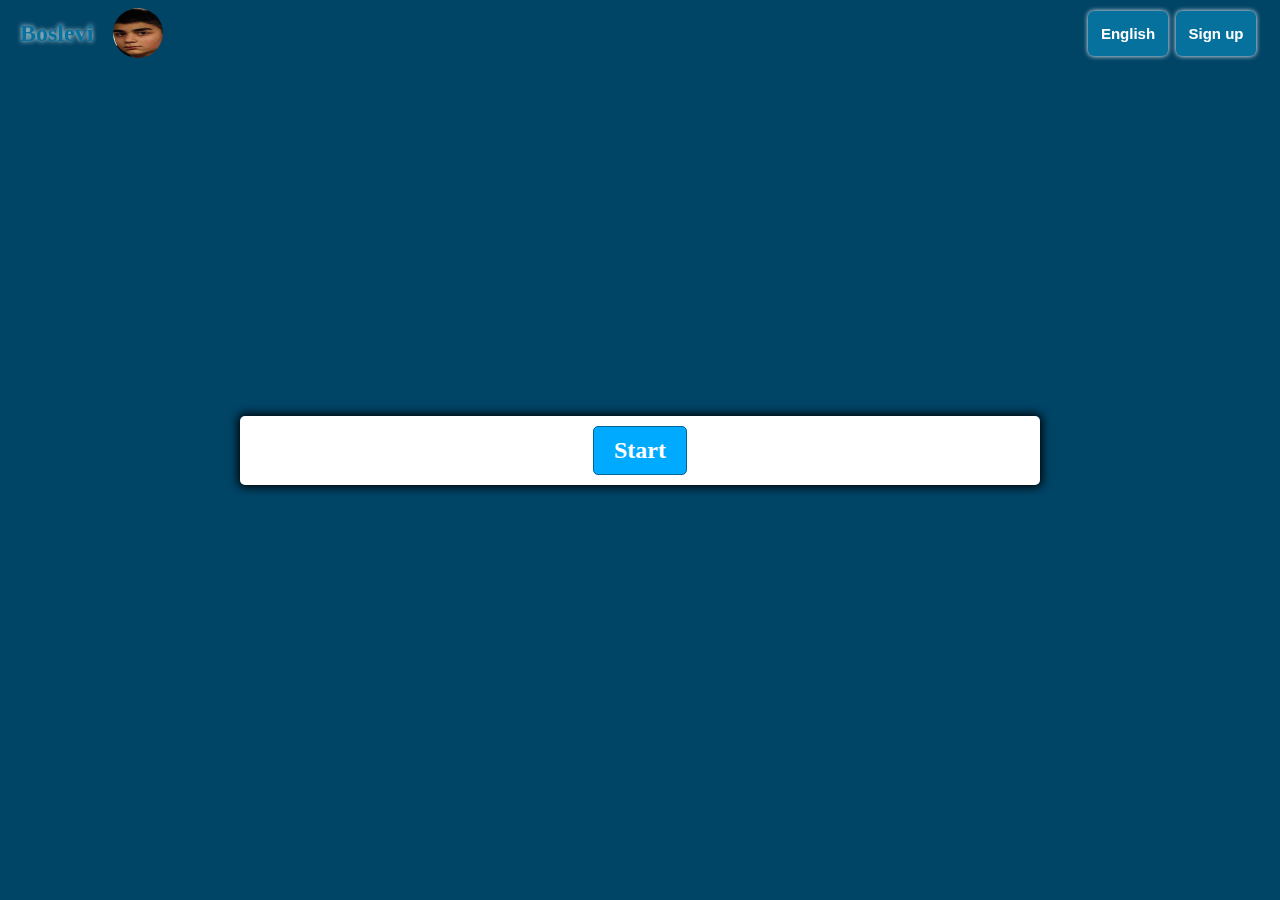
<file: index.html>
<!DOCTYPE html>
<html lang="en">
<head>
  <meta charset="UTF-8">
  <meta name="viewport" content="width=device-width, initial-scale=1.0">
  <meta http-equiv="X-UA-Compatible" content="ie=edge">
  <link href="style.css" rel="stylesheet">
  <link rel="stylesheet" href="generall.css">
  <script defer src="app.js"></script>
  <title>Quiz App</title>
</head>
<body>

    <header>
        <a href="boslevi.html">
        <div class="left-side">
            <h2>Boslevi</h2>
            <img src="images/conte.jpg" alt="Cotnesfoto">
        </div>
        </a>
        <div class="right-side">
            <button class="english">
                English
            </button>
            <button class="english">
                Sign up
            </button>
        </div>
    </header>

  <div class="container">
    <div id="question-container" class="hide">
      <div id="question">Question</div>
      <div id="answer-buttons" class="btn-grid">
        <button class="btn">Answer 1</button>
        <button class="btn">Answer 2</button>
        <button class="btn">Answer 3</button>
        <button class="btn">Answer 4</button>
      </div>
    </div>
    <div class="controls">
      <button id="start-btn" class="start-btn btn">Start</button>
      <button id="next-btn" class="next-btn btn hide">Next</button>
    </div>
  </div>
</body>
</html>
</file>
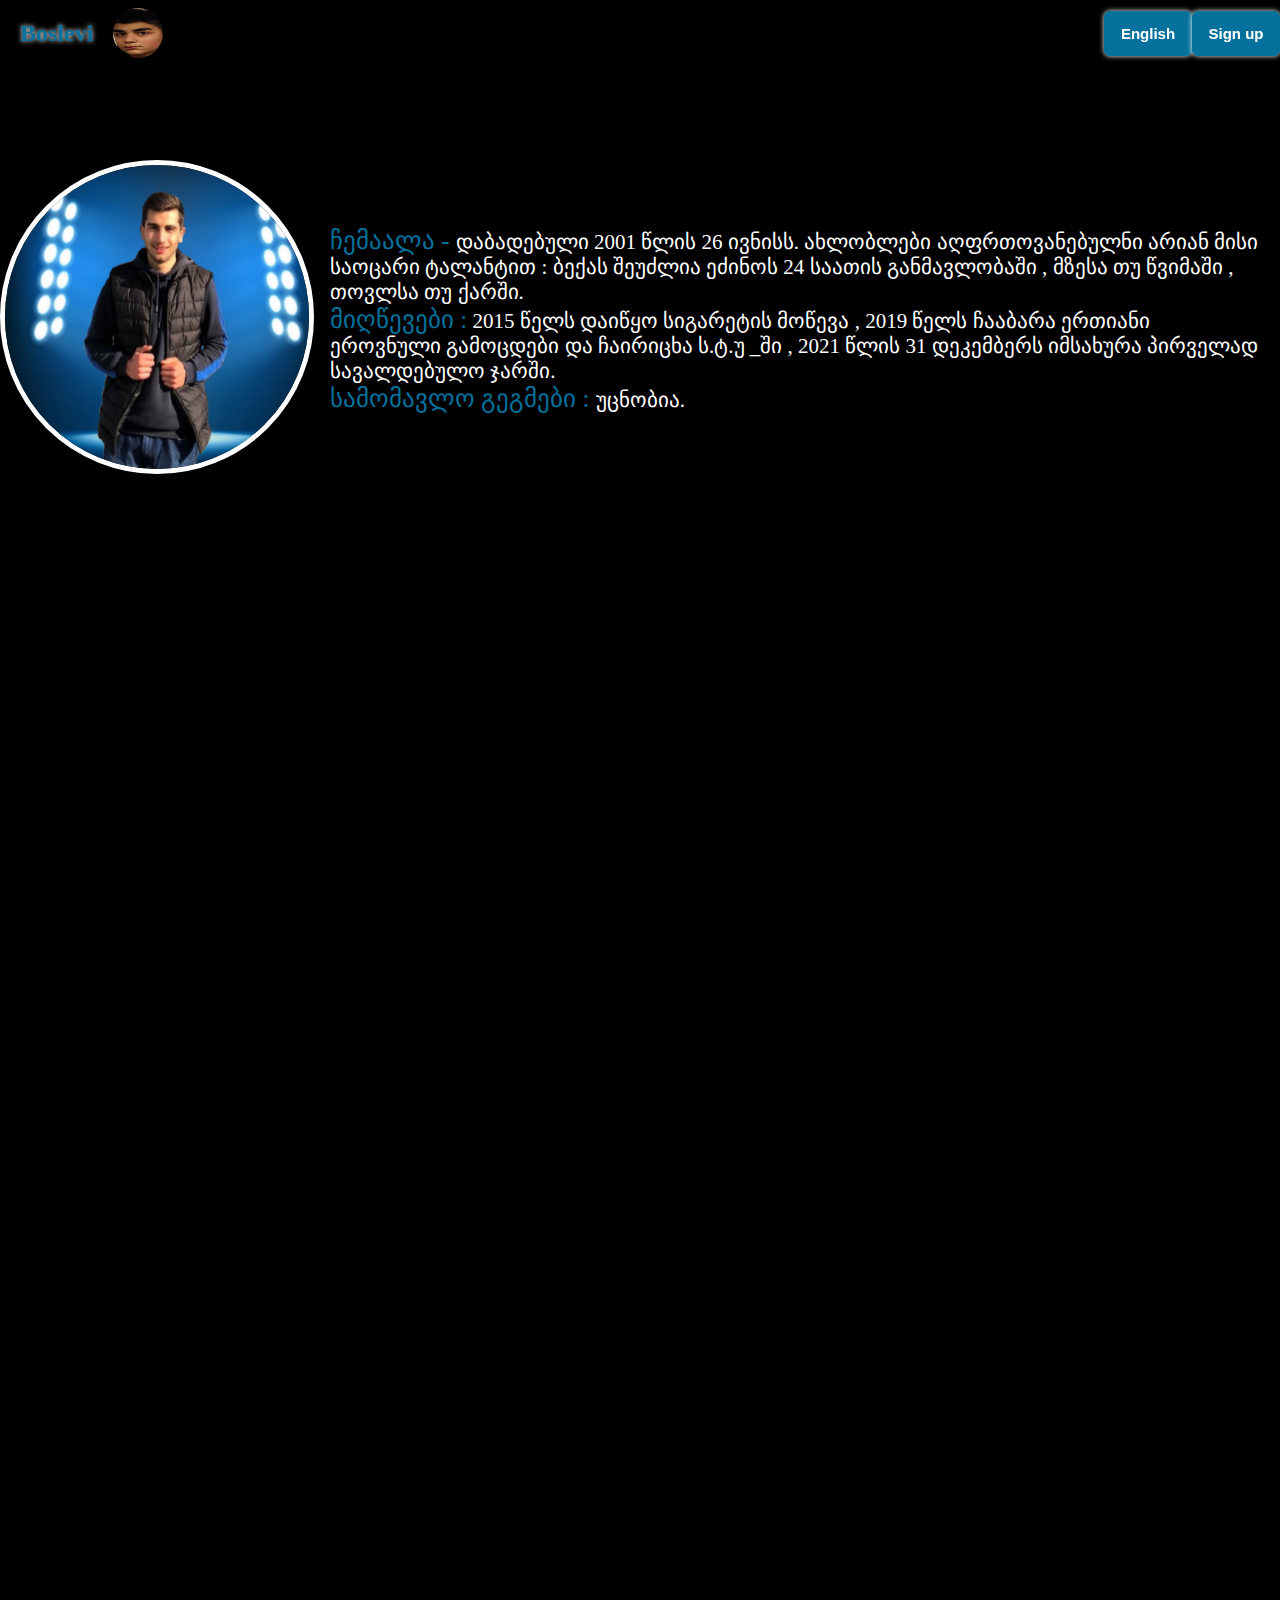
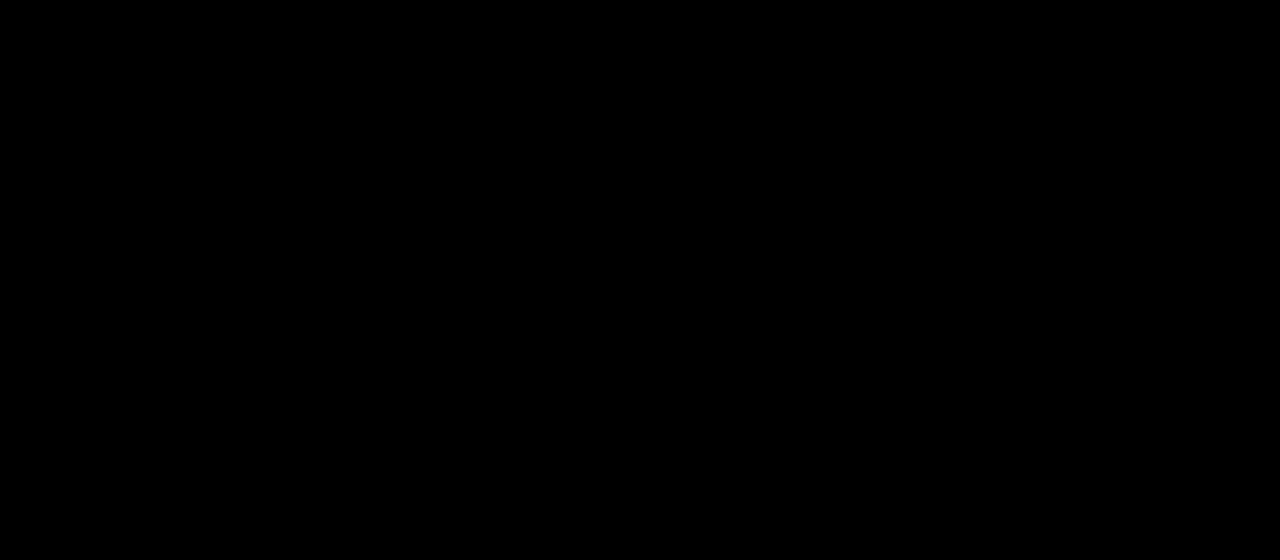
<file: beka.html>
<!DOCTYPE html>
<html lang="en">
<head>
    <meta charset="UTF-8">
    <meta http-equiv="X-UA-Compatible" content="IE=edge">
    <meta name="viewport" content="width=device-width, initial-scale=1.0">
    <title>Document</title>
    <link rel="stylesheet" href="general.css">
    <link rel="stylesheet" href="info.css">
    
</head>
<body>
    <main>
    <header>
        <a href="boslevi.html">
        <div class="left-side">
            <h2>Boslevi</h2>
            <img src="images/conte.jpg" alt="Cotnesfoto">
        </div>
        </a>
        <div class="right-side">
            <button class="english">
                English
            </button>
            <button class="english">
                Sign up
            </button>
        </div>
    </header>

     <div class="info">
        <div class="info-img">
        <img 
         src="images/bekacover.jpg" alt="">
        </div>

        <div class="information">
            <p class="p"><span>ჩემაალა - </span>
               დაბადებული 2001 წლის 26 ივნისს. ახლობლები აღფრთოვანებულნი არიან 
               მისი საოცარი ტალანტით : ბექას შეუძლია ეძინოს 24 საათის განმავლობაში , მზესა თუ წვიმაში , თოვლსა თუ ქარში. 
               <br><span>მიღწევები :</span> 2015 წელს დაიწყო სიგარეტის მოწევა , 2019 წელს ჩააბარა ერთიანი ეროვნული გამოცდები და ჩაირიცხა ს.ტ.უ _ში ,  2021 წლის 31 დეკემბერს იმსახურა პირველად სავალდებულო ჯარში.
               <br><span>სამომავლო გეგმები : </span>  უცნობია.
            </p>
        </div>
    </div>

    </main>
</body>
</html>
</file>
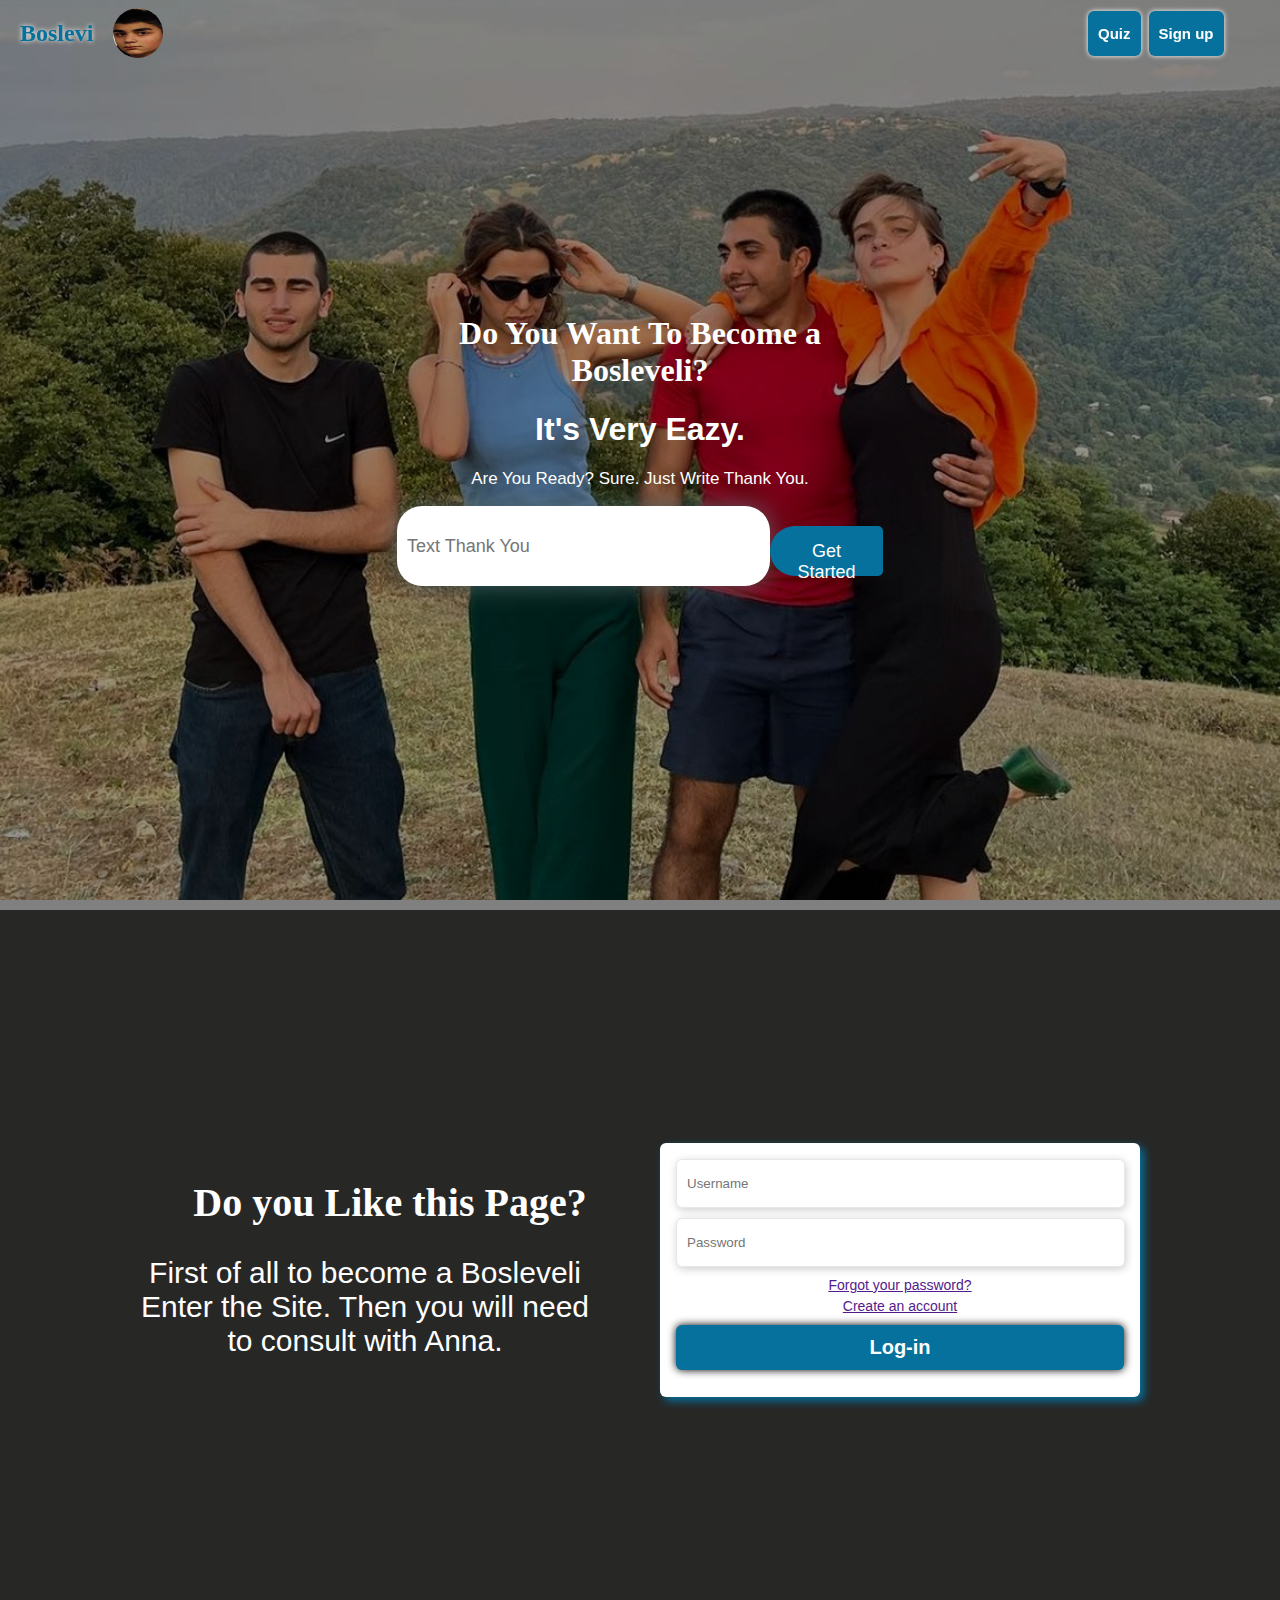
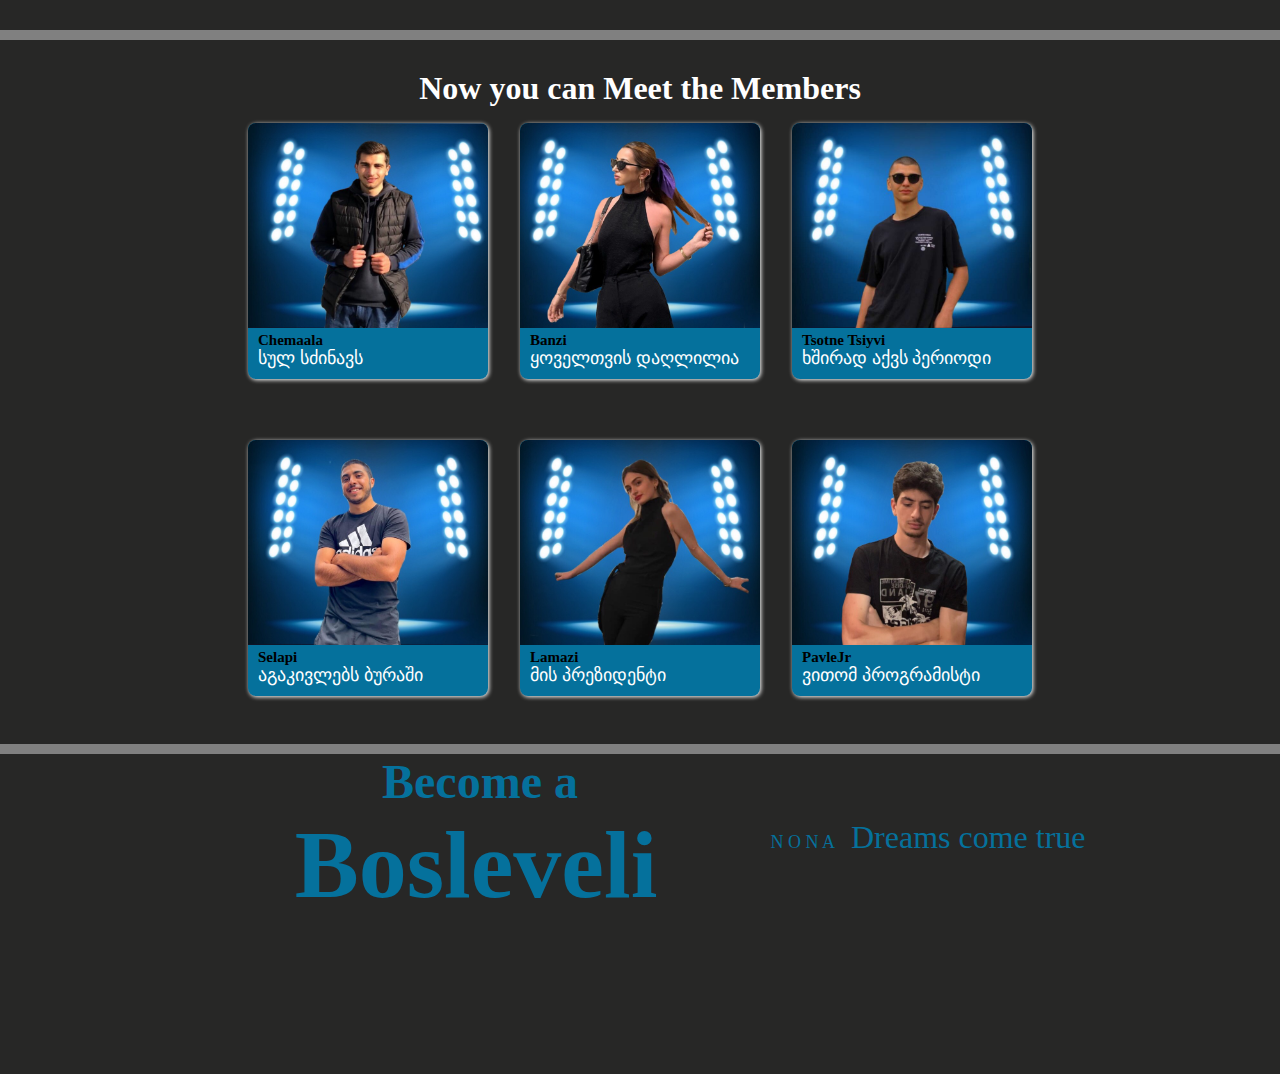
<file: boslevi.html>
<!DOCTYPE html>
<html lang="en">
<head>
    <meta charset="UTF-8">
    <meta http-equiv="X-UA-Compatible" content="IE=edge">
    <meta name="viewport" content="width=device-width, initial-scale=1.0">
    <title>Document</title>
    <link rel="stylesheet" href="general.css">
    <link rel="stylesheet" href="article.css">
    <link rel="stylesheet" href="section.css">
    <link rel="stylesheet" href="meet.css">
    <link rel="stylesheet" href="rezo.html">
    <link rel="stylesheet" href="beka.html">
    <link rel="stylesheet" href="info.html">
    <link rel="stylesheet" href="cotne.html">
    <link rel="stylesheet" href="maro.html">
    <link rel="stylesheet" href="me.html">
    <link rel="stylesheet" href="generall.css">
    <link rel="stylesheet" href="index.html">
    <link rel="stylesheet" href="login.css">
    <link rel="stylesheet" href="login.html">
    <script defer src="app.js"></script>
    <style>
        @import url('https://fonts.cdnfonts.com/css/netflix-font');
    </style>
</head>
<body >
    <main>
        <header>
            <a href="boslevi.html">
            <div class="left-side">
                <h2>Boslevi</h2>
                <img src="images/conte.jpg" alt="Cotnesfoto">
            </div>
            </a>
            <div class="right-side">
                <a href="index.html">
                <button class="english">
                    Quiz
                </button>
                </a>
                <a href = "login.html">
                <button class="english">
                    Sign up
                </button>
                </a>
            </div>
        </header>

        <article>
            <div class="main-container">
                <div class="container">
                    <div class="become-bosleveli">
                        <h1>Do You Want To Become a Bosleveli?<h1>
                    </div>
                    <div class="eazy">
                        <h1>It's Very Eazy.<h1>
                    </div>
                    <div class="you-ready">
                       <P>
                        Are You Ready? Sure. Just Write Thank You.
                    </P></div>
                    <div class="inputs">
                        <input class="maloft" type="text" placeholder="Text Thank You">
                        <button class="get-started"> Get Started</button>
                    </div>
                </div>
                
                
            </div>
        </article>


        <section>
            <div class="section-text">
                <h1>Do you Like this Page? </h1>
                <p> First of all to become a Bosleveli Enter the Site.
                    Then you will need to consult with Anna.
                </p>
            </div>

            <div class="samp-container">
                <div class="tegs-container">
                    <div class="username">
                        <input type="text" placeholder="Username" id="">
                        <input type="password" placeholder="Password" id="">
                    </div>
                    <div class="text-container">
                    <div ><a href="">Forgot your password?</a></div>
                    <div > <a href="">Create an account </a></div>
                    <button class="sign-in">Log-in </button>
                    </div>
                </div>
            </div> 
        </section>


         
         <div class="meet-members">
              <div class="text-member">
                <h1>Now you can Meet the Members</h1>
            </div>

            <div class="profile-container">
                <div class="profile ">
                  <a href="beka.html">
                    <div class="img-container">
                        
                        <img src="images/bekacover.jpg" alt="">
                        
                        <div class="meet-text">
                            <p>Chemaala</p>
                            <br>
                            <span>სულ სძინავს</span>
                        </div>
                </div>
            </a>
                </div>
                <div class="profile ">
                    <a href="info.html">
                    <div class="img-container">
                        
                    <img src="images/anacover.jpg" alt="">
                        
                    <div class="meet-text">
                        <p>Banzi</p>
                        <br>
                        <span>ყოველთვის დაღლილია</span>
                    </div>
                    
                </div>
                    </a>
                </div>

                <div class="profile ">
                    <a href="cotne.html">
                    <div class="img-container">
                        
                    <img src="images/ცოტნე.jpg" alt="">
                        
                        <div class="meet-text">
                            <p>Tsotne Tsiyvi</p>
                            <br>
                        <span>ხშირად აქვს პერიოდი</span>
                        </div>
                </div>
                    </a>
                </div>

                <div class="profile ">
                    <a href="rezo.html">
                    <div class="img-container">
                        
                    <img src="images/mariamcover (2).jpg" alt="">
                        
                        <div class="meet-text">
                    <p>Selapi</p>
                    <br>
                        <span>აგაკივლებს ბურაში</span>
                        </div>
                </div>
                    </a>
                </div>

                <div class="profile ">
                    <a href="maro.html">
                    <div class="img-container">
                        
                    <img src="images/mariamcover (1).jpg" alt="">
                        
                        <div class="meet-text">
                    <p>Lamazi</p>
                    <br>
                        <span>მის პრეზიდენტი</span>
                        </div>
                </div>
                    </a>
                
                </div>

                <div class="profile ">
                    <a href="me.html">
                    <div class="img-container">
                        
                        <img src="images/mecover.jpg" alt="">
                        <div class="meet-text">
                    <p>PavleJr</p>
                        <br>
                        <span>ვითომ პროგრამისტი</span>
                        </div>
                    </div>
                    </a>
                </div>
            </div>
         </div>

         <div class="andria">
            <div class="bosleveli-text">
                <h1>Become a <span>Bosleveli</span></h1>
                <p>  <span>N O N A</span>   Dreams come true</p>
            </div>
         </div>

    </main>
</body>
</html>
</file>
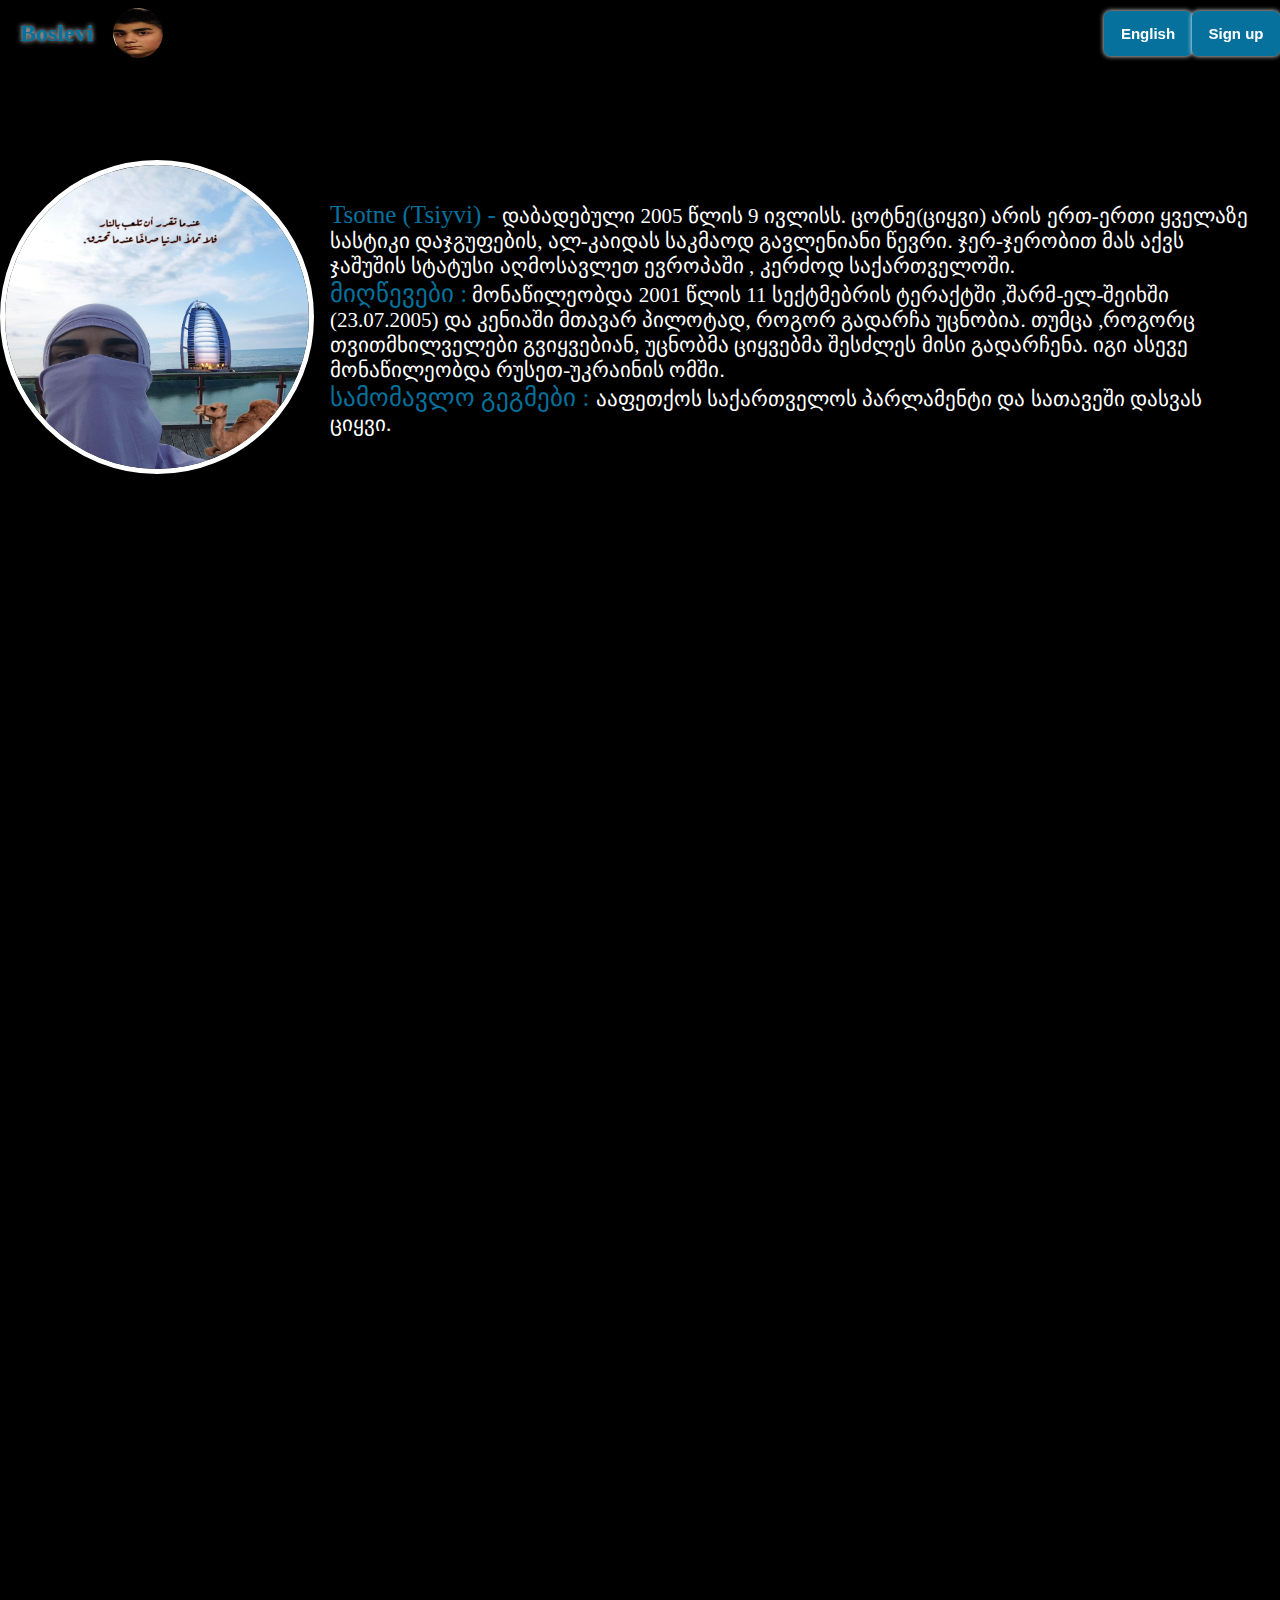
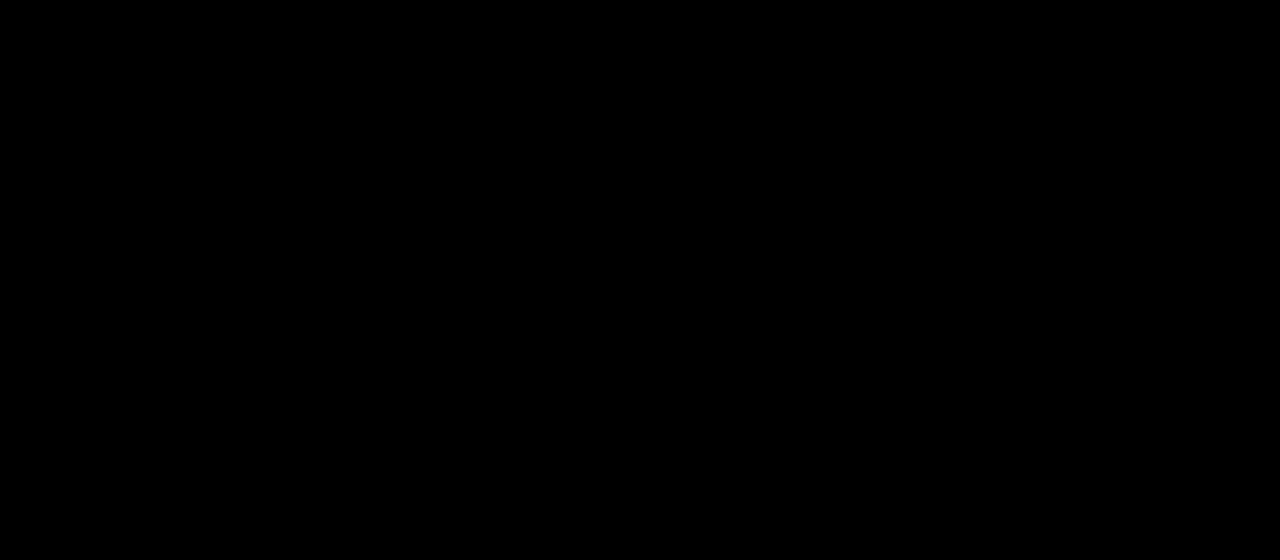
<file: cotne.html>
<!DOCTYPE html>
<html lang="en">
<head>
    <meta charset="UTF-8">
    <meta http-equiv="X-UA-Compatible" content="IE=edge">
    <meta name="viewport" content="width=device-width, initial-scale=1.0">
    <title>Document</title>
    <link rel="stylesheet" href="general.css">
    <link rel="stylesheet" href="info.css">
    
</head>
<body>
    <main>
    <header>
        <a href="boslevi.html">
        <div class="left-side">
            <h2>Boslevi</h2>
            <img src="images/conte.jpg" alt="Cotnesfoto">
        </div>
        </a>
        <div class="right-side">
            <button class="english">
                English
            </button>
            <button class="english">
                Sign up
            </button>
        </div>
    </header>

     <div class="info">
        <div class="info-img">
        <img 
         src="images/cotne.jpg" alt="">
        </div>

        <div class="information">
            <p class="p"><span>Tsotne (Tsiyvi) - </span>
               დაბადებული 2005 წლის 9 ივლისს. ცოტნე(ციყვი) არის ერთ-ერთი ყველაზე სასტიკი  დაჯგუფების, ალ-კაიდას საკმაოდ
               გავლენიანი წევრი. ჯერ-ჯერობით მას აქვს ჯაშუშის სტატუსი აღმოსავლეთ ევროპაში , კერძოდ საქართველოში.
               <br><span>მიღწევები :</span> მონაწილეობდა 2001 წლის 11 სექტმებრის ტერაქტში ,შარმ-ელ-შეიხში (23.07.2005) და კენიაში მთავარ პილოტად, როგორ გადარჩა უცნობია.
               თუმცა ,როგორც თვითმხილველები გვიყვებიან,  უცნობმა ციყვებმა შესძლეს მისი გადარჩენა.
               იგი ასევე მონაწილეობდა რუსეთ-უკრაინის ომში. 

               <br><span>სამომავლო გეგმები : </span> ააფეთქოს საქართველოს პარლამენტი და სათავეში დასვას ციყვი. 
            </p>
        </div>
    </div>

    </main>
</body>
</html>
</file>
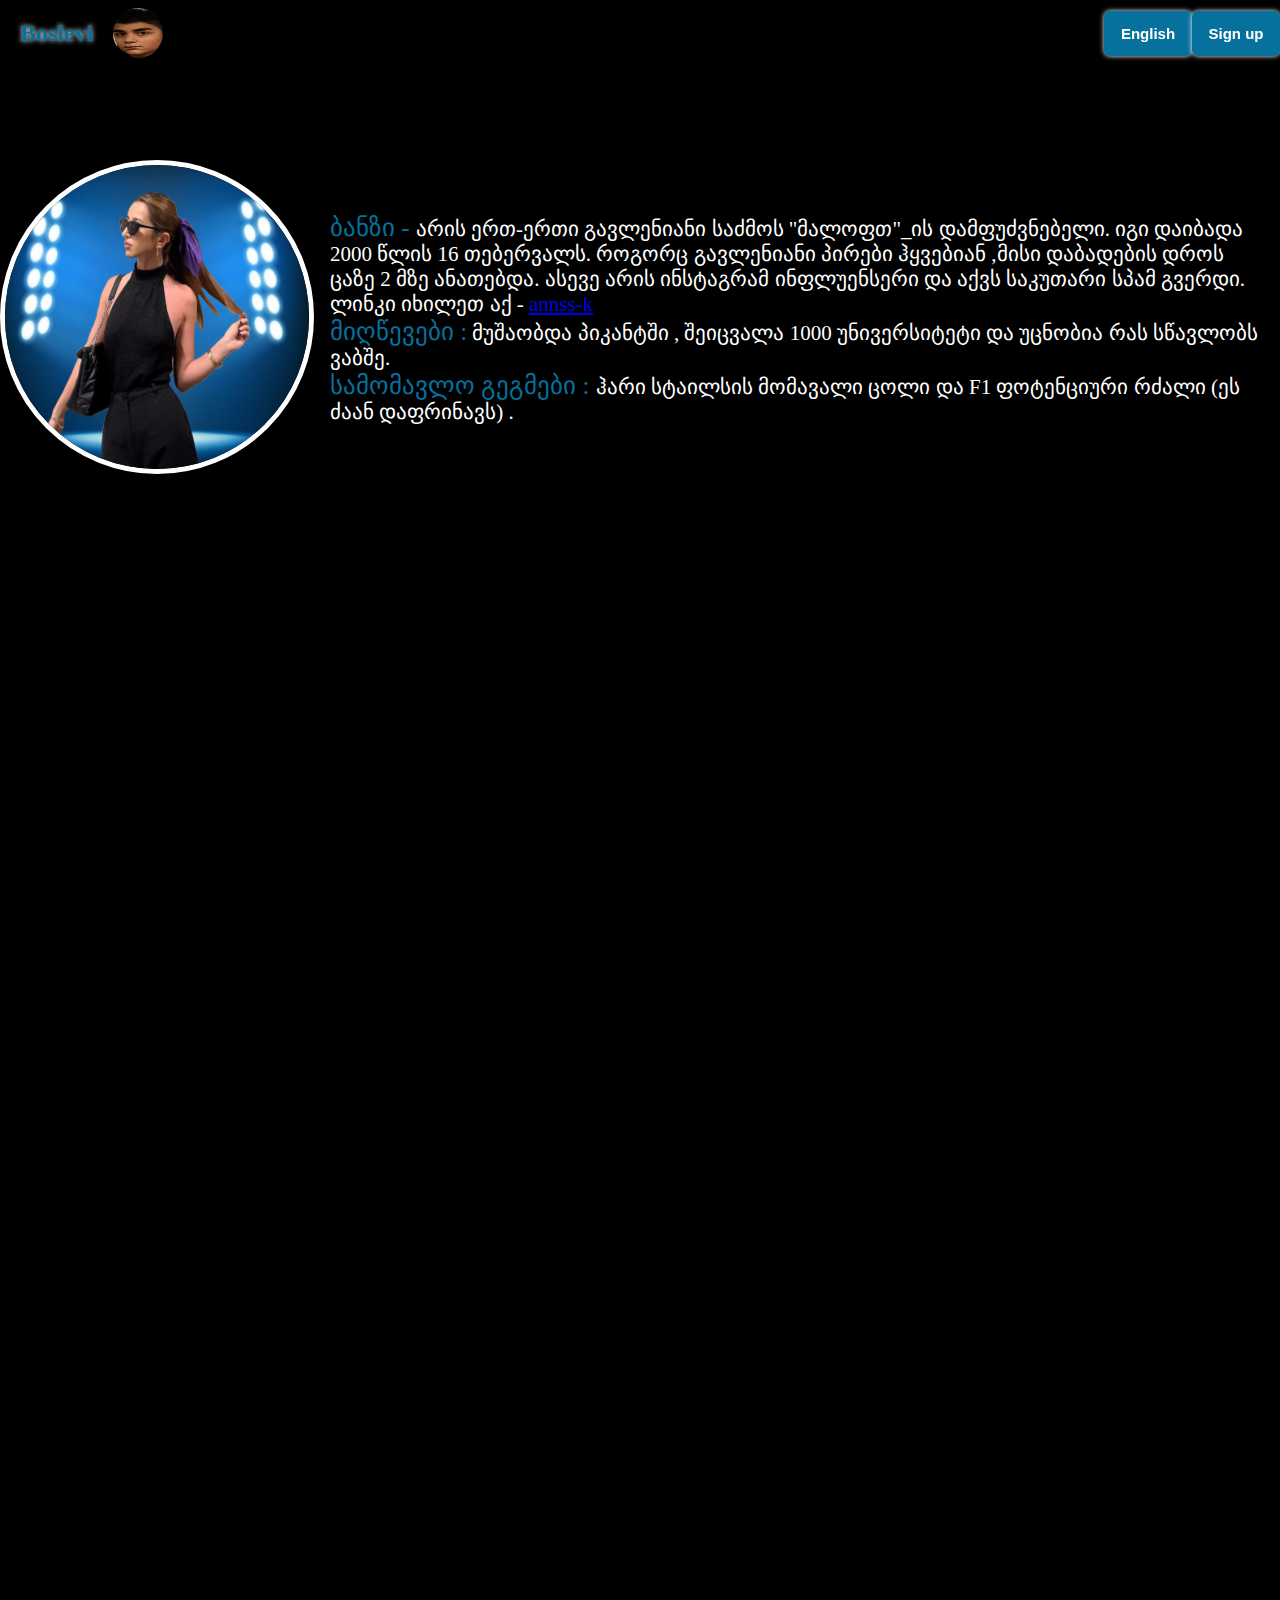
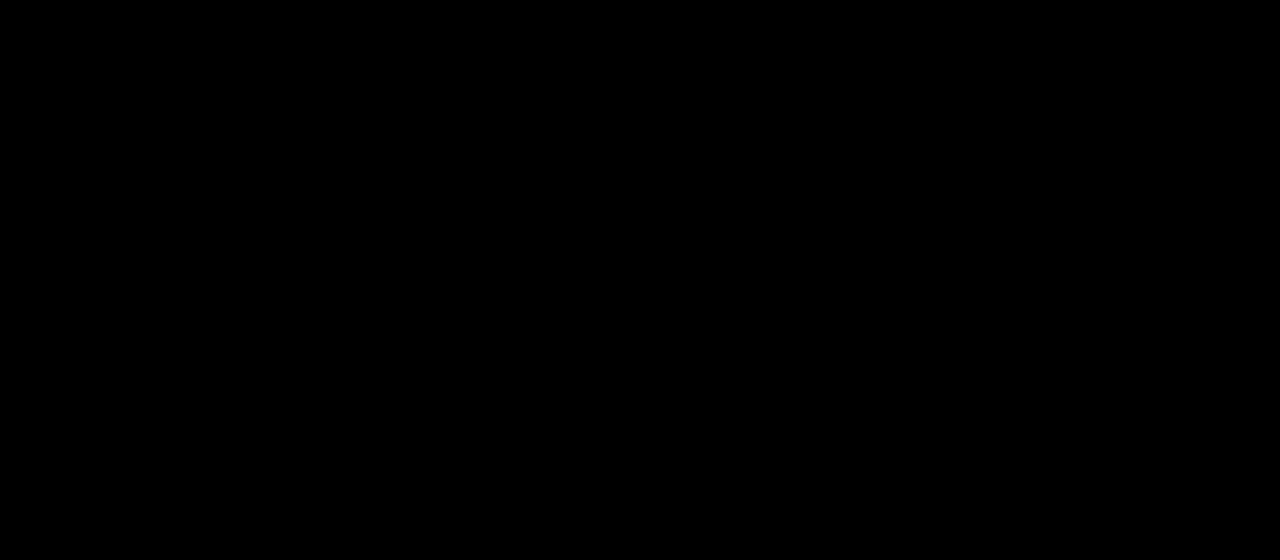
<file: info.html>
<!DOCTYPE html>
<html lang="en">
<head>
    <meta charset="UTF-8">
    <meta http-equiv="X-UA-Compatible" content="IE=edge">
    <meta name="viewport" content="width=device-width, initial-scale=1.0">
    <title>Document</title>
    <link rel="stylesheet" href="general.css">
    <link rel="stylesheet" href="info.css">
    
</head>
<body>
    <main>
    <header>
        <a href="boslevi.html">
        <div class="left-side">
            <h2>Boslevi</h2>
            <img src="images/conte.jpg" alt="Cotnesfoto">
        </div>
        </a>
        <div class="right-side">
            <button class="english">
                English
            </button>
            <button class="english">
                Sign up
            </button>
        </div>
    </header>

     <div class="info">
        <div class="info-img">
        <img 
         src="images/anacover.jpg" alt="">
        </div>

        <div class="information">
            <p class="p"><span>ბანზი - </span>
               არის ერთ-ერთი გავლენიანი საძმოს "მალოფთ"_ის დამფუძვნებელი.
               იგი დაიბადა 2000 წლის 16 თებერვალს. როგორც გავლენიანი პირები ჰყვებიან ,მისი დაბადების დროს ცაზე 2 მზე ანათებდა.
               ასევე არის ინსტაგრამ ინფლუენსერი და აქვს საკუთარი სპამ გვერდი. 
               ლინკი იხილეთ აქ - <a href="https://www.instagram.com/_annss_k/">annss-k</a>
               <br><span>მიღწევები :</span> მუშაობდა პიკანტში , შეიცვალა 1000 უნივერსიტეტი და უცნობია რას სწავლობს ვაბშე.
               <br><span>სამომავლო გეგმები : </span> ჰარი სტაილსის მომავალი ცოლი და F1 ფოტენციური რძალი (ეს ძაან დაფრინავს) .
            </p>
        </div>
    </div>

    </main>
</body>
</html>
</file>
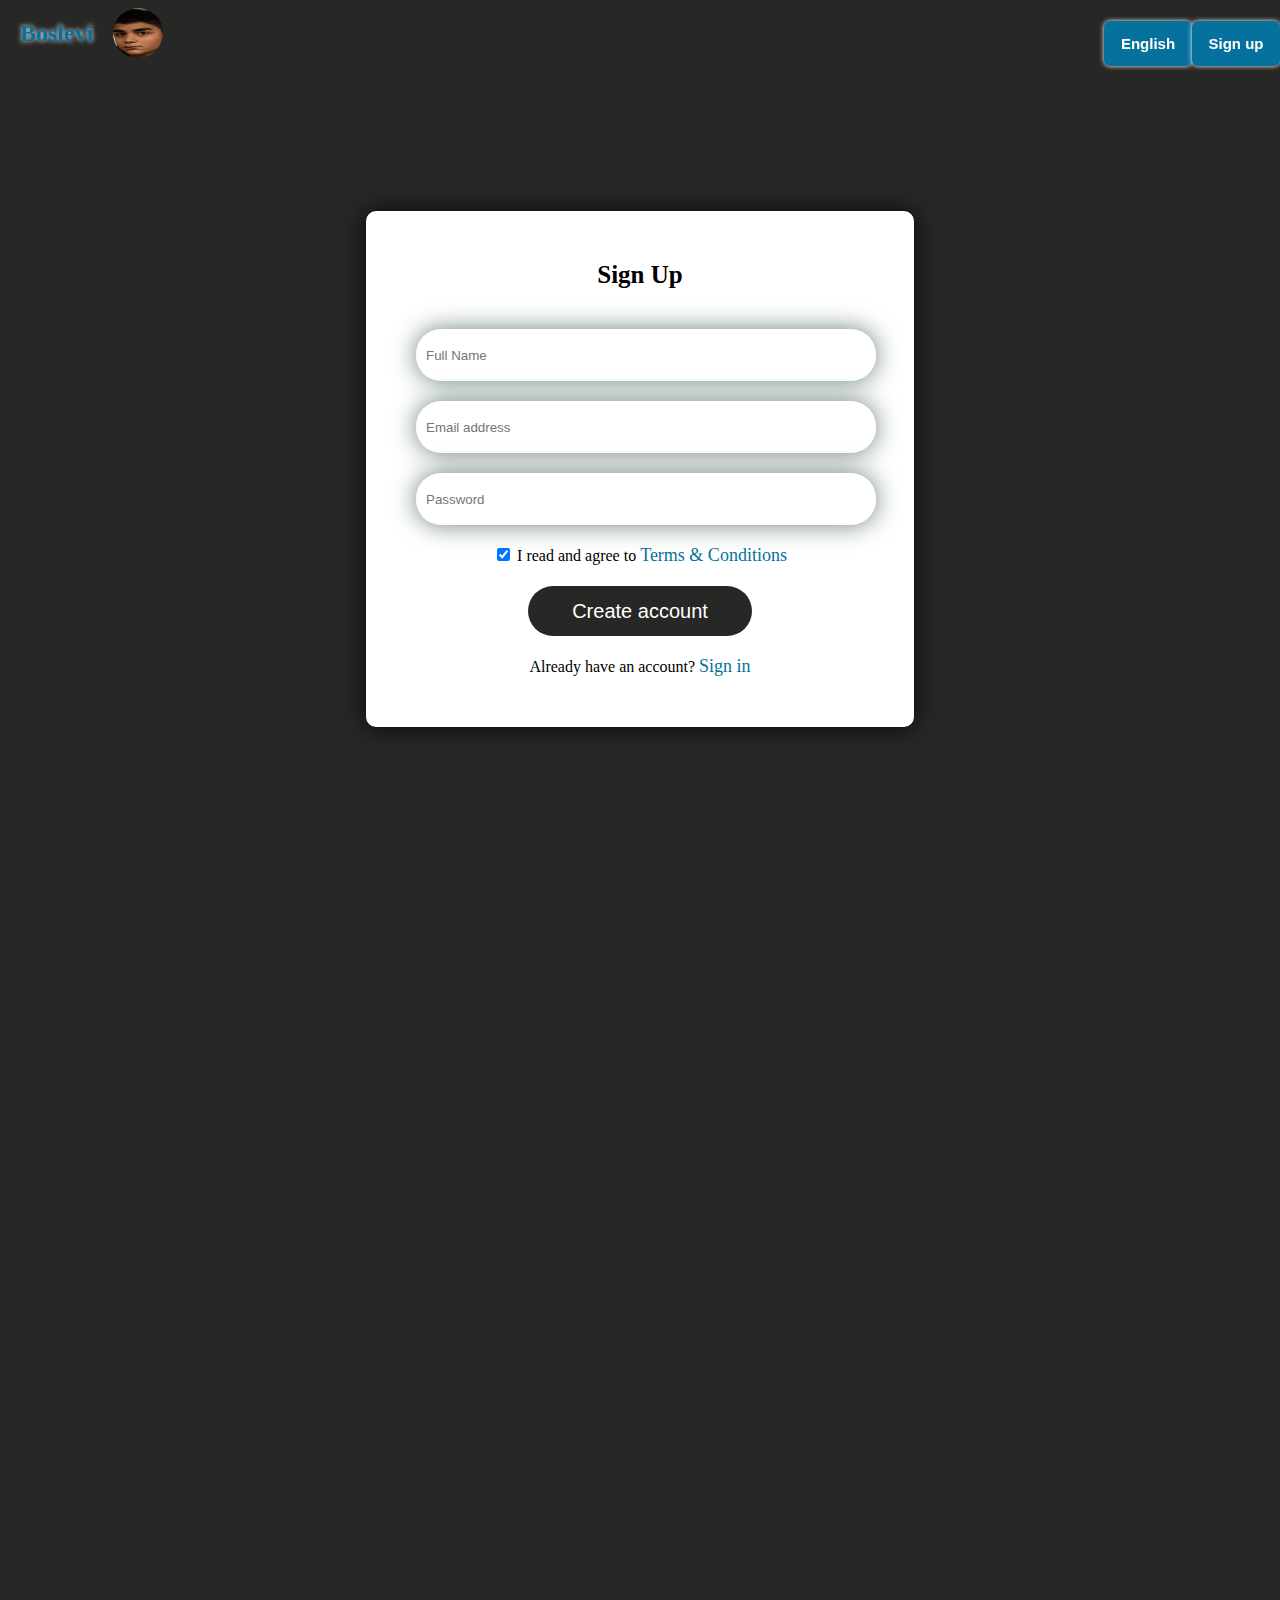
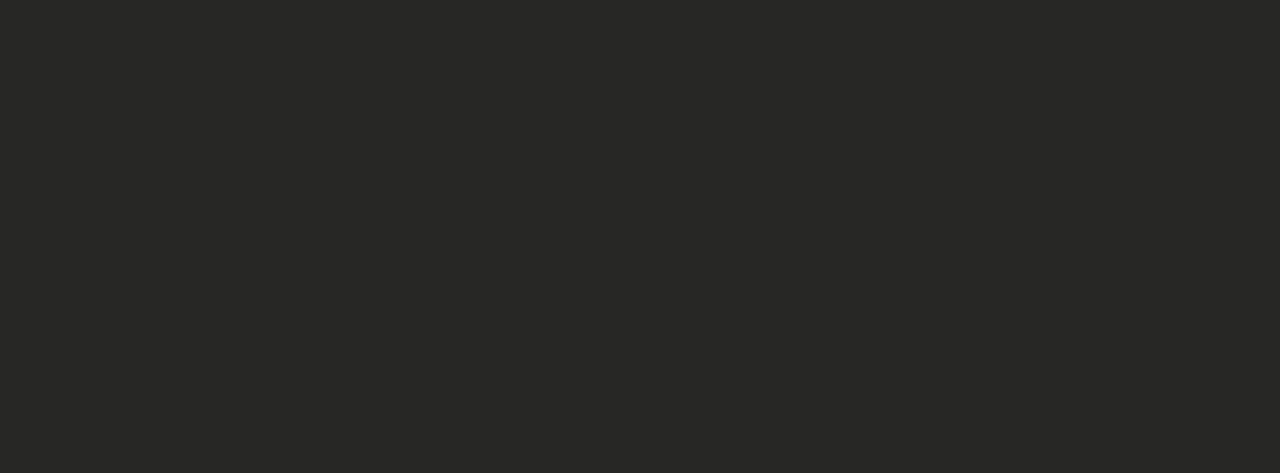
<file: login.html>
<!DOCTYPE html>
<html lang="en">
<head>
    <meta charset="UTF-8">
    <meta http-equiv="X-UA-Compatible" content="IE=edge">
    <meta name="viewport" content="width=device-width, initial-scale=1.0">
    <title>Document</title>
    <link rel="stylesheet" href="general.css">
    <link rel="stylesheet" href="login.css">
</head>
<body>
    <main>
    <header>
        <a href="boslevi.html">
        <div class="left-side">
            <h2>Boslevi</h2>
            <img src="images/conte.jpg" alt="Cotnesfoto">
        </div>
    </a>
        <div class="right-side">
            <button class="english">
                English
            </button>
            <button class="english">
                Sign up
            </button>
        </div>
    </header>  
    
     <div class="login-up">
         <div class="padding">
            <p>Sign Up</p>
            <div class="inputs">
                <input  type="text" placeholder="Full Name">
                <input type="text" placeholder="Email address">
                <input type="password" placeholder="Password">
            </div>
            <input type="checkbox" id="scales" name="scales" checked>
            <labe for="scales">I read and agree to <span>Terms & Conditions</span></label>
             <button > Create account</button>
             <div class="already">Already have an account? <span>Sign in </span></div>
         </div>
     </div>

</main>
</body>
</html>
</file>
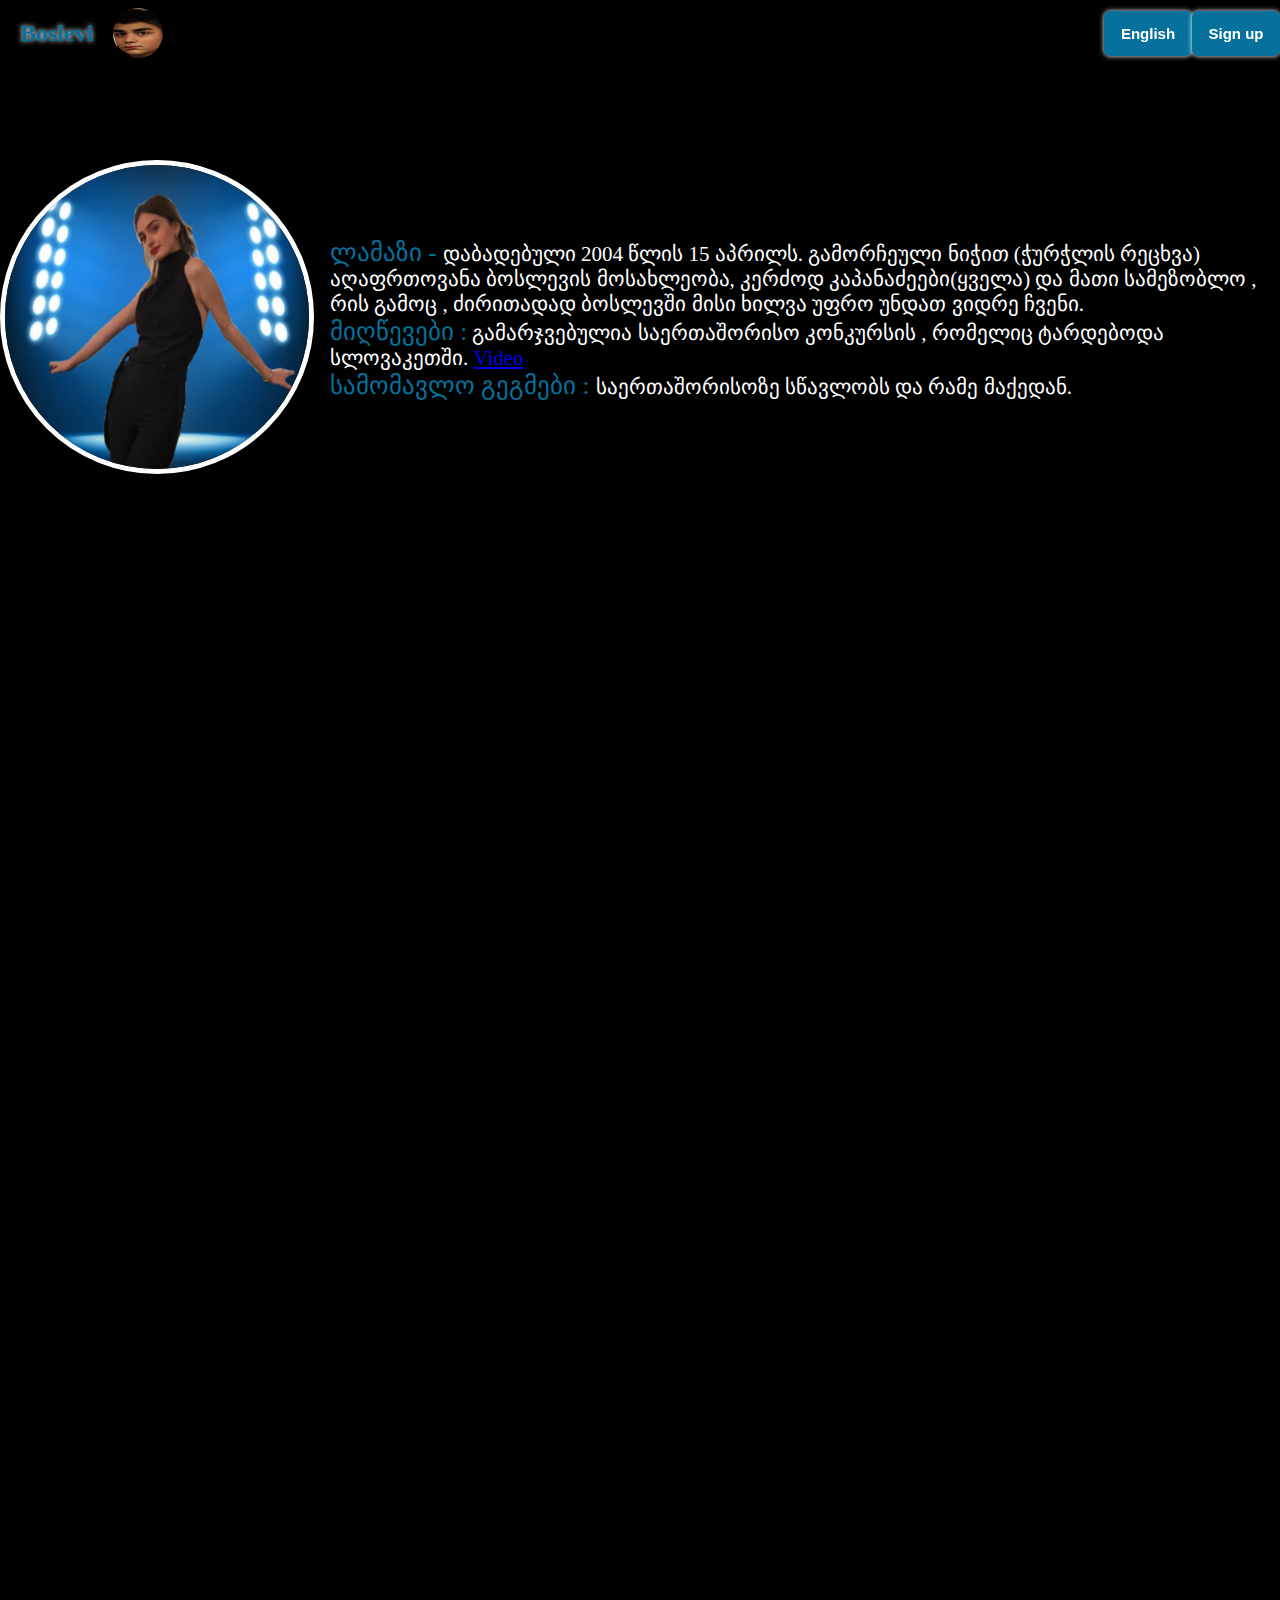
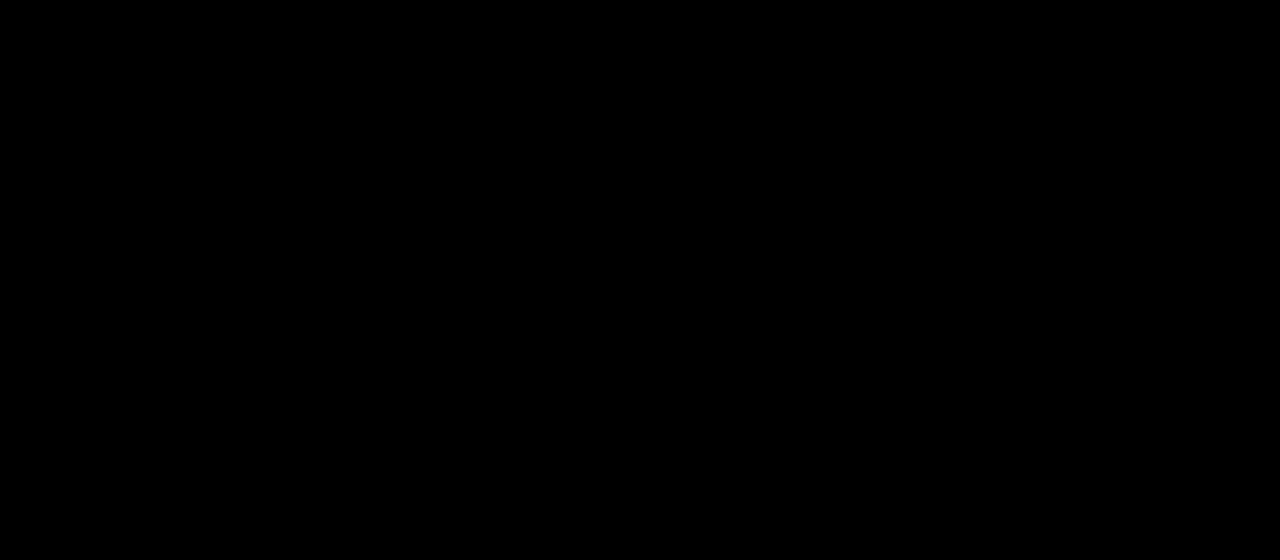
<file: maro.html>
<!DOCTYPE html>
<html lang="en">
<head>
    <meta charset="UTF-8">
    <meta http-equiv="X-UA-Compatible" content="IE=edge">
    <meta name="viewport" content="width=device-width, initial-scale=1.0">
    <title>Document</title>
    <link rel="stylesheet" href="general.css">
    <link rel="stylesheet" href="info.css">
    
</head>
<body>
    <main>
    <header>
        <a href="boslevi.html">
        <div class="left-side">
            <h2>Boslevi</h2>
            <img src="images/conte.jpg" alt="Cotnesfoto">
        </div>
        </a>
        <div class="right-side">
            <button class="english">
                English
            </button>
            <button class="english">
                Sign up
            </button>
        </div>
    </header>

     <div class="info">
        <div class="info-img">
        <img 
         src="images/mariamcover (1).jpg" alt="">
        </div>

        <div class="information">
            <p class="p"><span>ლამაზი - </span>
               დაბადებული 2004 წლის 15 აპრილს. გამორჩეული ნიჭით (ჭურჭლის რეცხვა) 
               აღაფრთოვანა ბოსლევის მოსახლეობა, კერძოდ კაპანაძეები(ყველა)
               და მათი სამეზობლო , რის გამოც , ძირითადად ბოსლევში მისი ხილვა უფრო უნდათ ვიდრე ჩვენი. 
               <br><span>მიღწევები :</span> გამარჯვებულია საერთაშორისო კონკურსის , რომელიც ტარდებოდა სლოვაკეთში. <a href="https://www.youtube.com/watch?v=boxzGuzKR_Y">Video</a>
               <br><span>სამომავლო გეგმები : </span> საერთაშორისოზე სწავლობს და რამე მაქედან. 
            </p>
        </div>
    </div>

    </main>
</body>
</html>
</file>
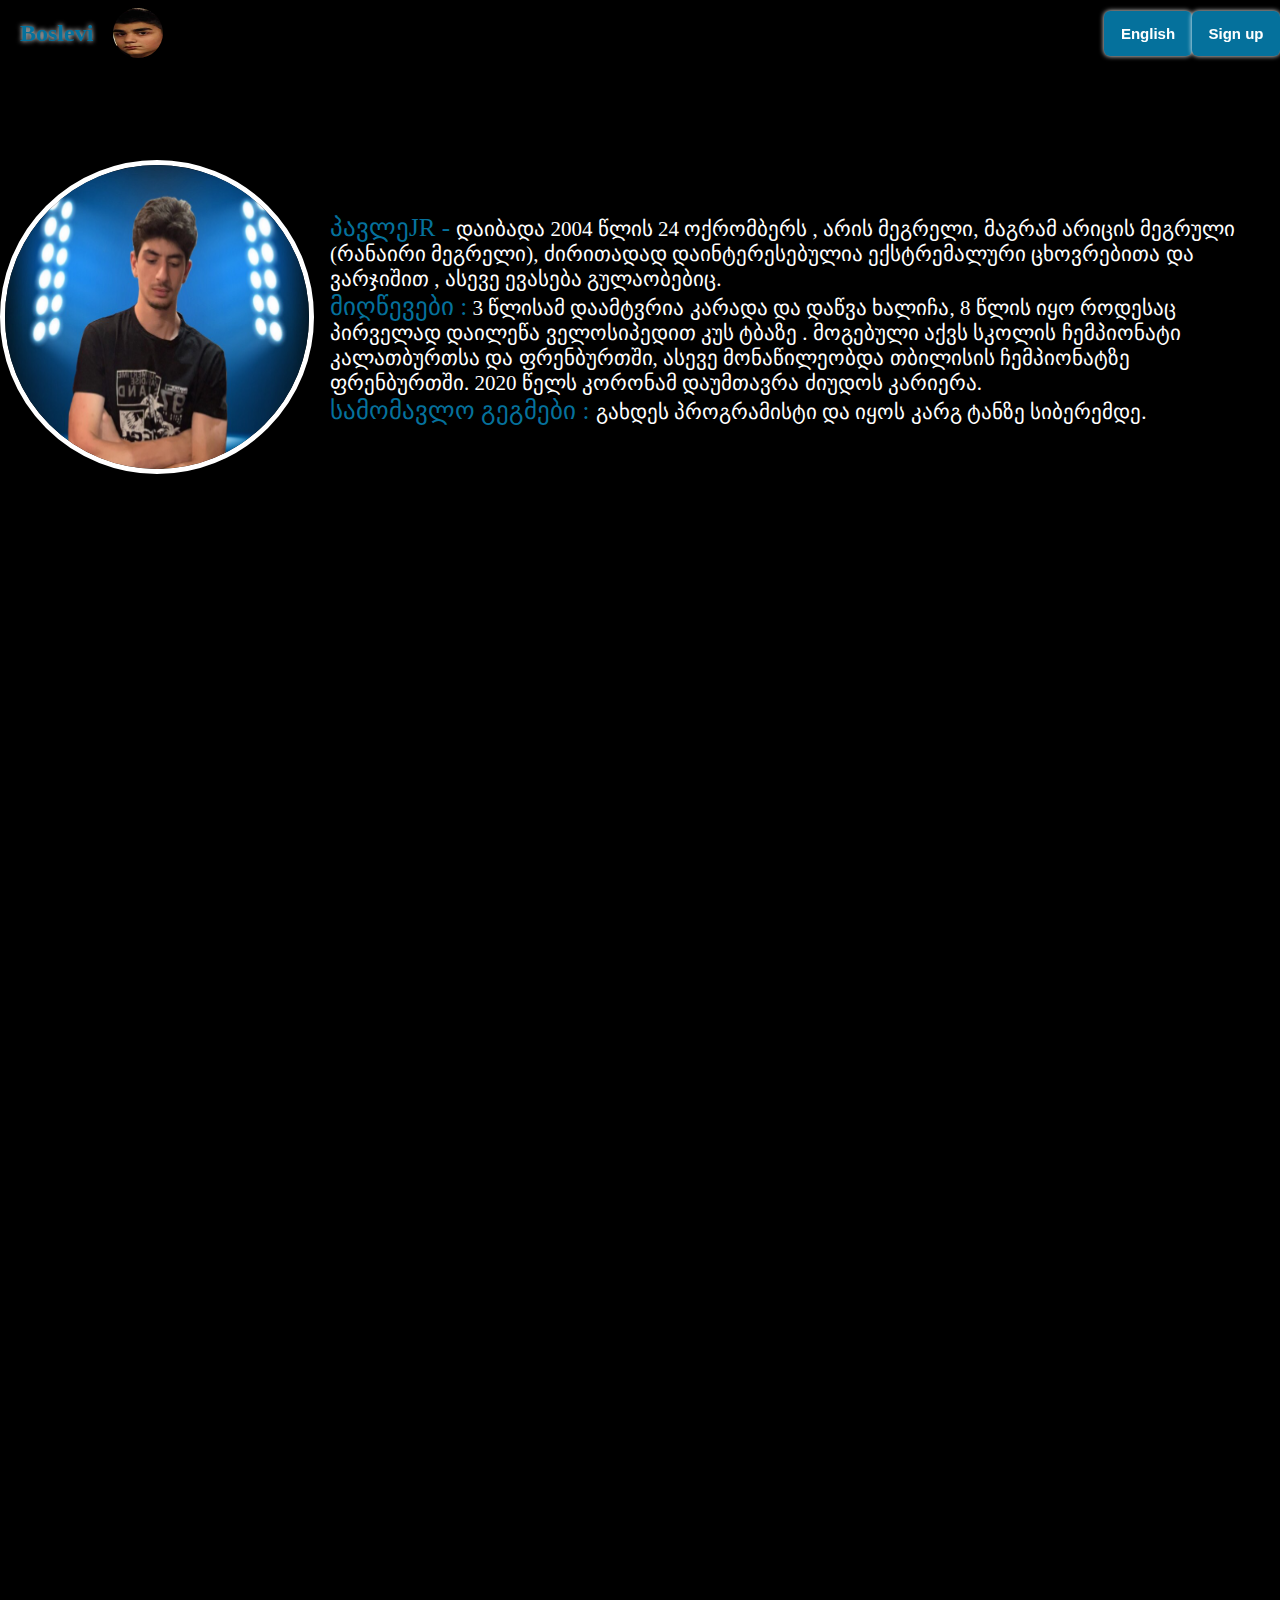
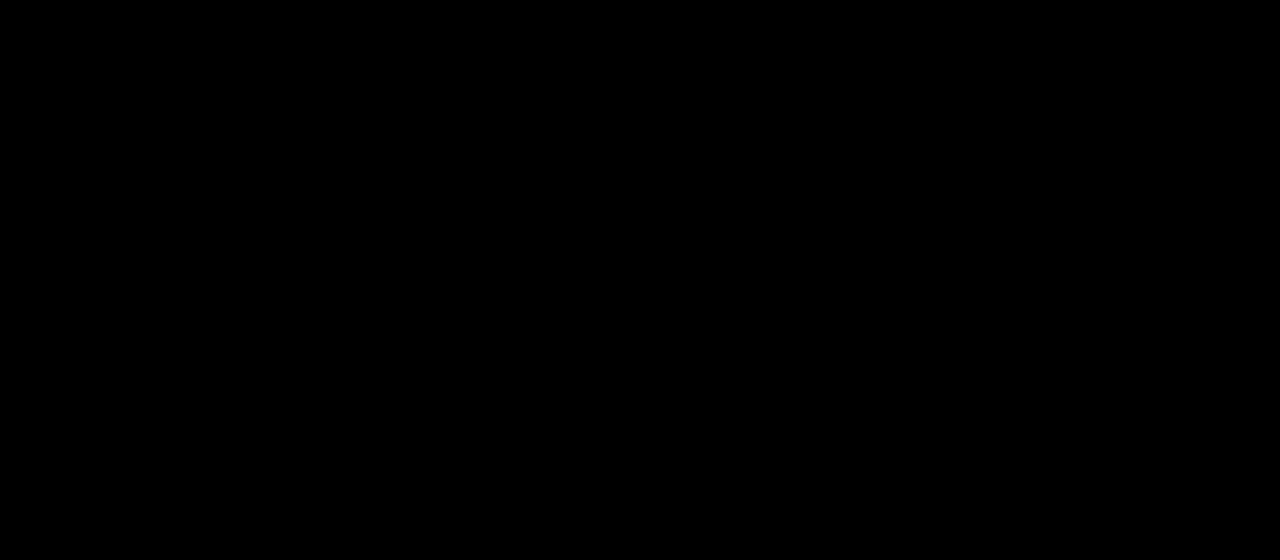
<file: me.html>
<!DOCTYPE html>
<html lang="en">
<head>
    <meta charset="UTF-8">
    <meta http-equiv="X-UA-Compatible" content="IE=edge">
    <meta name="viewport" content="width=device-width, initial-scale=1.0">
    <title>Document</title>
    <link rel="stylesheet" href="general.css">
    <link rel="stylesheet" href="info.css">
    
</head>
<body>
    <main>
    <header>
        <a href="boslevi.html">
        <div class="left-side">
            <h2>Boslevi</h2>
            <img src="images/conte.jpg" alt="Cotnesfoto">
        </div>
        </a>
        <div class="right-side">
            <button class="english">
                English
            </button>
            <button class="english">
                Sign up
            </button>
        </div>
    </header>

     <div class="info">
        <div class="info-img">
        <img 
         src="images/mecover.jpg" alt="">
        </div>

        <div class="information">
            <p class="p"><span>პავლეJR - </span>
               დაიბადა 2004 წლის 24 ოქრომბერს , არის მეგრელი, მაგრამ არიცის მეგრული (რანაირი მეგრელი), 
               ძირითადად დაინტერესებულია ექსტრემალური ცხოვრებითა და ვარჯიშით , ასევე ევასება გულაობებიც.  
               <br><span>მიღწევები :</span> 3 წლისამ დაამტვრია კარადა და დაწვა ხალიჩა, 8 წლის იყო როდესაც პირველად დაილეწა 
               ველოსიპედით კუს ტბაზე . 
                მოგებული აქვს სკოლის ჩემპიონატი კალათბურთსა და ფრენბურთში,
                ასევე მონაწილეობდა თბილისის ჩემპიონატზე ფრენბურთში. 2020 წელს კორონამ დაუმთავრა ძიუდოს კარიერა. 

               <br><span>სამომავლო გეგმები : </span>  გახდეს პროგრამისტი და იყოს კარგ ტანზე სიბერემდე.
            </p>
        </div>
    </div>

    </main>
</body>
</html>
</file>
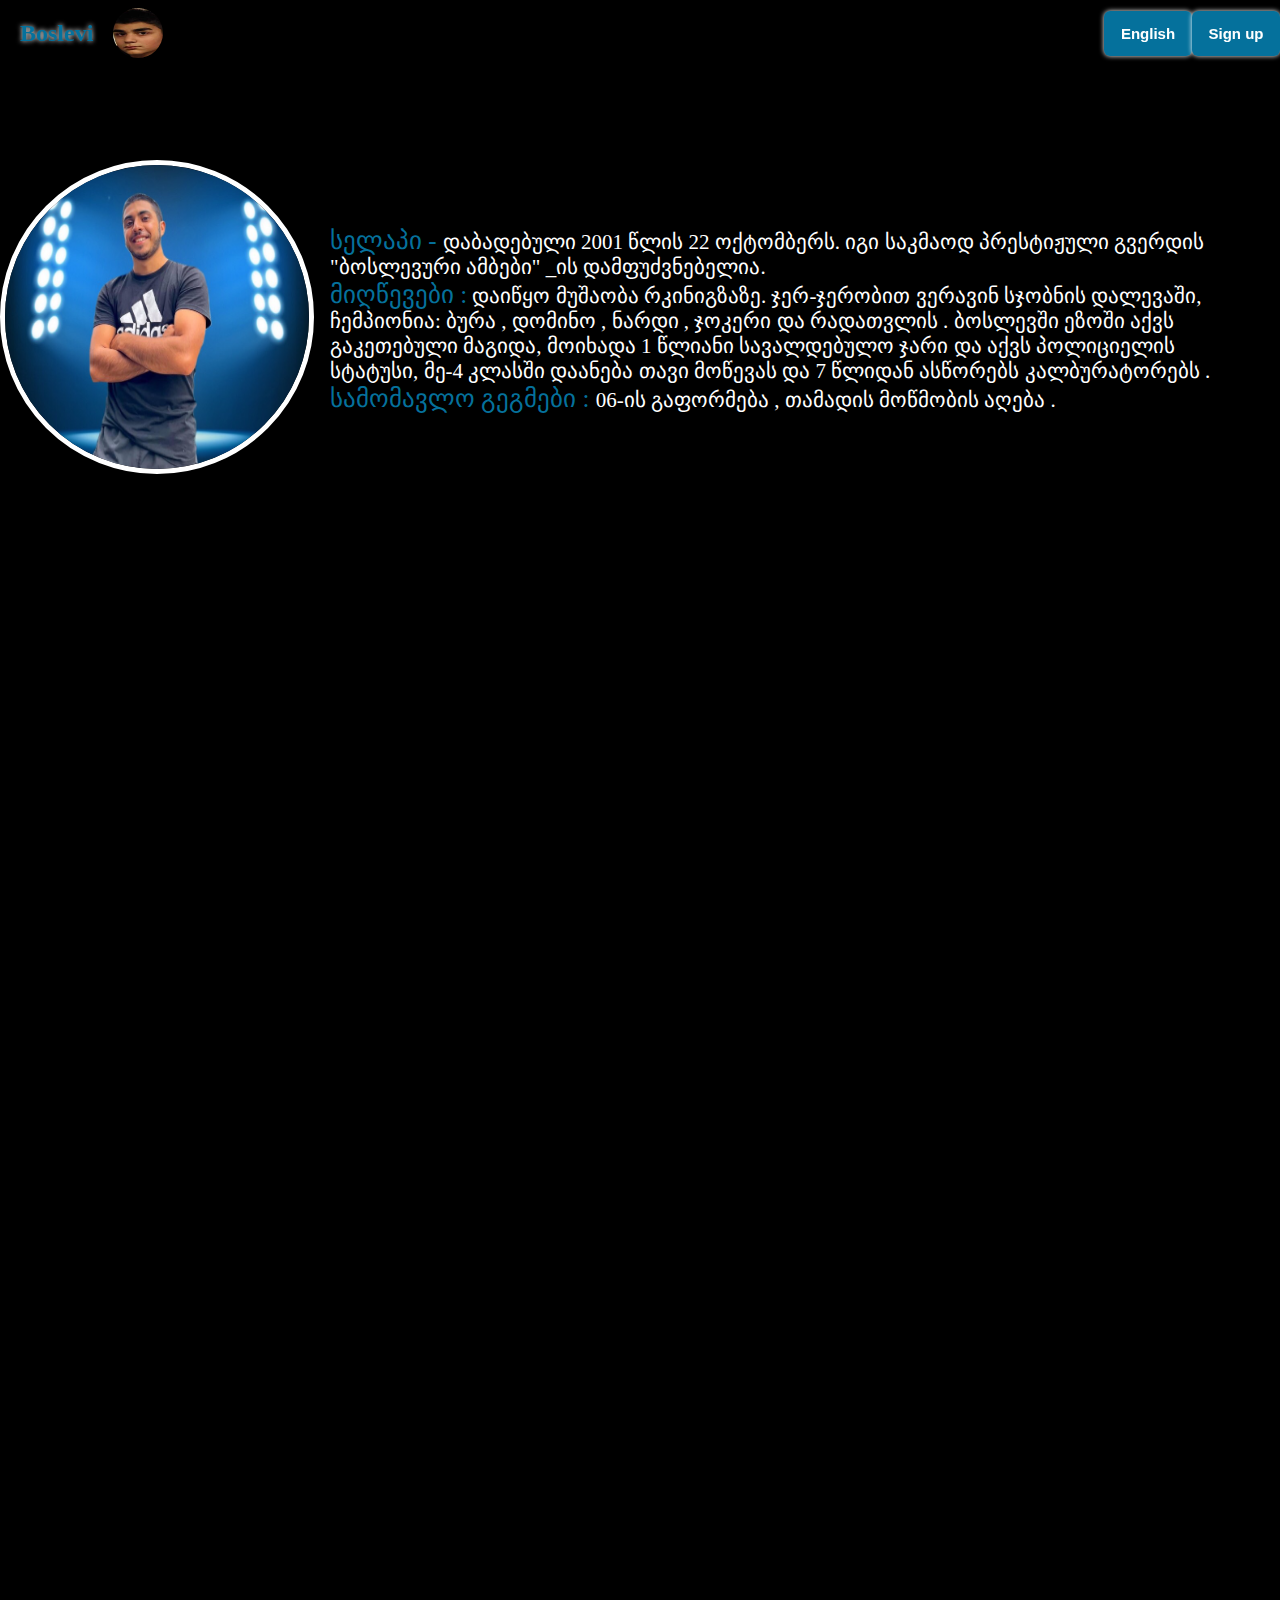
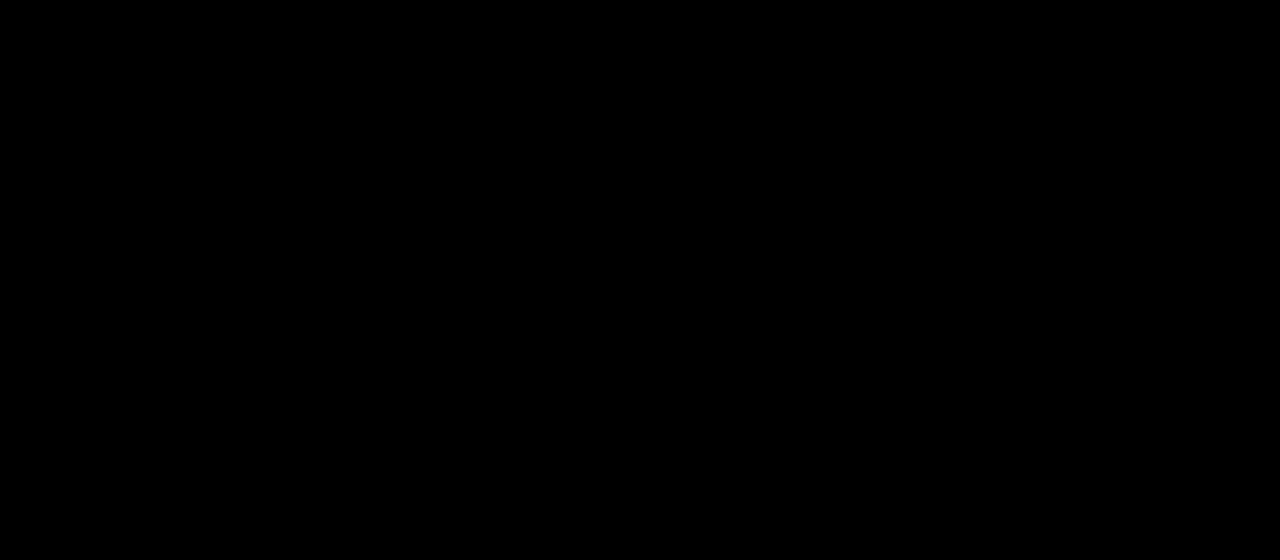
<file: rezo.html>
<!DOCTYPE html>
<html lang="en">
<head>
    <meta charset="UTF-8">
    <meta http-equiv="X-UA-Compatible" content="IE=edge">
    <meta name="viewport" content="width=device-width, initial-scale=1.0">
    <title>Document</title>
    <link rel="stylesheet" href="general.css">
    <link rel="stylesheet" href="info.css">
    
</head>
<body>
    <main>
    <header>
        <a href="boslevi.html">
        <div class="left-side">
            <h2>Boslevi</h2>
            <img src="images/conte.jpg" alt="Cotnesfoto">
        </div>
        </a>
        <div class="right-side">
            <button class="english">
                English
            </button>
            <button class="english">
                Sign up
            </button>
        </div>
    </header>

     <div class="info">
        <div class="info-img">
        <img 
         src="images/mariamcover (2).jpg" alt="">
        </div>

        <div class="information">
            <p class="p"><span>სელაპი - </span>
               დაბადებული 2001 წლის 22 ოქტომბერს. იგი საკმაოდ პრესტიჟული გვერდის "ბოსლევური ამბები" _ის
               დამფუძვნებელია. 
               <br><span>მიღწევები :</span> დაიწყო მუშაობა რკინიგზაზე. ჯერ-ჯერობით ვერავინ სჯობნის დალევაში, ჩემპიონია: ბურა , დომინო , ნარდი , 
               ჯოკერი და რადათვლის . ბოსლევში ეზოში აქვს გაკეთებული მაგიდა, მოიხადა 1 წლიანი სავალდებულო ჯარი და აქვს პოლიციელის სტატუსი,
               მე-4 კლასში დაანება თავი მოწევას და 7 წლიდან ასწორებს კალბურატორებს .  
               <br><span>სამომავლო გეგმები : </span> 06-ის გაფორმება , თამადის მოწმობის აღება . 
            </p>
        </div>
    </div>

    </main>
</body>
</html>
</file>
<file: style.css>
*, *::before, *::after {
    box-sizing: border-box;
    font-family: Gotham Rounded;
  }
  
  :root {
    --hue-neutral: 200;
    --hue-wrong: 0;
    --hue-correct: 145;
  }
  
  body {
    --hue: var(--hue-neutral);
    padding: 0;
    margin: 0;
    display: flex;
    width: 100vw;
    height: 100vh;
    justify-content: center;
    align-items: center;
    background-color: hsl(var(--hue), 100%, 20%);
  }
  
  body.correct {
    --hue: var(--hue-correct);
  }
  
  body.wrong {
    --hue: var(--hue-wrong);
  }
  
  .container {
    width: 800px;
    max-width: 80%;
    background-color: white;
    border-radius: 5px;
    padding: 10px;
    box-shadow: 0 0 10px 2px;
  }
  
  .btn-grid {
    display: grid;
    grid-template-columns: repeat(2, auto);
    gap: 10px;
    margin: 20px 0;
  }
  
  .btn {
    --hue: var(--hue-neutral);
    border: 1px solid hsl(var(--hue), 100%, 30%);
    background-color: hsl(var(--hue), 100%, 50%);
    border-radius: 5px;
    padding: 5px 10px;
    color: white;
    outline: none;
  }
  
  .btn:hover {
    border-color: black;
  }
  
  .btn.correct {
    --hue: var(--hue-correct);
    color: black;
  }
  
  .btn.wrong {
    --hue: var(--hue-wrong);
  }
  
  .start-btn, .next-btn {
    font-size: 1.5rem;
    font-weight: bold;
    padding: 10px 20px;
  }
  
  .controls {
    display: flex;
    justify-content: center;
    align-items: center;
  }
  
  .hide {
    display: none;
  }
</file>
<file: generall.css>
header img{
    width: 50px;
    height: 50px;
    border-radius: 25px;
    margin-left: 20px;
}
header{
    position: fixed;
    background-color:transparent;
    width: 100%;
    display: flex;
    justify-content: space-between;
    align-items: center;
    z-index: 5;
    top: 0;
}
header a{
   text-decoration: none;
}
article{
    z-index: 2;
    margin: 0;
}
body{
    margin: 0;
}
.left-side{
    display: flex;
    align-items: center;
    margin-left: 20px;
}
.left-side h2{
    color: rgb(5, 113, 156);
    font-family: cursive;
    text-shadow:  0 0 5px white;;
}
.right-side{
    margin-right: 20px;
    display: flex;
    flex-shrink: 0;
    width: 11em;
}
.english{
    font-size: 15px;
    margin: 0 4px;
    border: none;
    border-radius: 6px;
    background-color: rgb(5, 113, 156);
    box-shadow: 0 0 5px white;
    color: white;
    width: 100%;
    height: 3em;
    cursor: pointer;
    font-family: arial;
    font-weight: bold;
}
@media (max-width: 607px){
    .english{
        font-size: 13px;
    }
    header img {
        width: 40px;
        height: 40px;
        margin-left: 10px;
    }
    .left-side h2{
        font-size: 20px;
    }
}
@media (max-width: 460px){
    .english{
        font-size: 12px;
    }
    header img {
        width: 30px;
        height: 30px;
        margin-left: 10px;
    }
    .left-side h2{
        font-size: 17px;
    }
}
</file>
<file: general.css>
header img{
    width: 50px;
    height: 50px;
    border-radius: 25px;
    margin-left: 20px;
}
header{
    position: fixed;
    background-color:transparent;
    width: 100%;
    display: flex;
    justify-content: space-between;
    align-items: center;
    z-index: 5;
}
header a{
   text-decoration: none;
}
article{
    z-index: 2;
    margin: 0;
}
body{
    margin: 0;
    height: 2000px;
    background-color: black;
}
.right-side a{
    margin-right: 8px;
}
.left-side{
    display: flex;
    align-items: center;
    margin-left: 20px;
}
.left-side h2{
    color: rgb(5, 113, 156);
    font-family: cursive;
    text-shadow:  0 0 5px white;;
}
.right-side{
    display: flex;
    flex-shrink: 0;
    width: 11em;
}
.english{
    font-size: 15px;
    border: none;
    border-radius: 6px;
    background-color: rgb(5, 113, 156);
    box-shadow: 0 0 5px white;
    color: white;
    width: 70%;
    height: 3em;
    cursor: pointer;
    font-family: arial;
    font-weight: bold;
}
@media (max-width: 607px){
    .english{
        font-size: 13px;
    }
    header img {
        width: 40px;
        height: 40px;
        margin-left: 10px;
    }
    .left-side h2{
        font-size: 20px;
    }
}
@media (max-width: 460px){
    .english{
        font-size: 12px;
    }
    header img {
        width: 30px;
        height: 30px;
        margin-left: 10px;
    }
    .left-side h2{
        font-size: 17px;
    }
}
</file>
<file: info.css>
body{
    margin: 0;
    background-color: black;
}
header{
    top: 0;
}
.info{
    margin: 10em 0;
    display: flex;
    align-items: center;
}
.information{
    width: 100%;
    padding: 1em
}
.p{
    font-size: 21px;
    width: 100%;
    color: white;
}
.information span{
    font-size: 25px;
    color: rgb(5, 113, 156);;
}
.info img{
    border-radius: 200px;
    width:19em;
    height: 19em;
    border: 5px solid white;
}
@media (max-width: 865px){
    .info{
        flex-wrap: wrap;
        justify-content: center;
    }
}
@media (max-width: 360px){
    .info img{
        width: 17em;
        height: 17em;
    }
}
@media (max-width: 327px){
    .info img{
        width: 15em;
        height: 15em;
    }
}
</file>
<file: article.css>
article{
    max-width: 100%;
    height: 100vh;
    display: flex;
    align-items: center;
    justify-content: center;
    background-image: url(images/ბსლვ.jpg);
    background-size: 100%;
}
article::after{
    content: "";
    position: relative;
    width: 100%;
    height: 100vh;
    z-index: 1;
    background-color: rgba(0, 0, 0, 0.4);
}
.main-container{
    z-index: 2;
    width: 100%;
    position:absolute;
    display: flex;
    justify-content: center;
}
.you-ready p{
    font-size: 17px;
}
.container{
    color: white;
    font-family: Arial, Helvetica, sans-serif;
    text-align: center;
    width: 500px;
}

.become-bosleveli{
    width: 100%;
}
.become-bosleveli h1{
    font-family: cursive;
}
.maloft{
    padding: 15px;
    border: none;
    border-top-left-radius: 6px ;
    border-bottom-left-radius: 6px;
    font-size: 18px;
    width: 70%;
}
.get-started{
    padding: 15px;
    border: none;
    background-color: rgb(5, 113, 156);
    color: white;
    border-bottom-right-radius: 6px;
    border-top-right-radius:6px ;
    font-size: 18px;
    width: 30%;
}
.inputs{
    display: flex;   
    padding: 0 7px; 
}
@media (max-width: 367px){
    .main-container{
       width: 1em;
    }
}
</file>
<file: section.css>
section{
    background-size: 100%;
    height: 45em;
    border-top: 10px solid gray;
    border-bottom: 10px solid gray;
    display: flex;
    flex-wrap: wrap;
    justify-content: center;
    align-items: center;
}
.samp-container{
    display: flex;
    border: none;
    border-radius: 6px;
    box-shadow: 4px 4px 8px rgb(5, 113, 156);
    background-color: white;
    width: 30em;
    margin: 10px;
}
.tegs-container{
    width: 100%;
    padding: 1em;
}
.username input{
    margin-bottom: 10px;
    display: flex;
    flex-wrap: wrap;
    width: 97%;
    height: 45px;
    padding-left: 10px;
    border: 1px solid rgb(233, 231, 231);
    border-radius: 6px;
    box-shadow: 1px 2px 8px rgba(0,0,0,0.2);
    
}
.tegs-container div{
    font-family: arial;
    font-size: 14px;
    margin-bottom: 5px;
    text-align: center;
}
.sign-in{
    border: none;
    background-color: rgb(5, 113, 156);
    color: white;
    font-weight: bold;
    font-size: 20px;
    width: 100%;
    height: 45px;
    border-radius: 6px;
    box-shadow: 0 0 8px rgba(0,0,0,2);
    margin: 6px 0;
}
.section-text{
    color: white;
    width: 500px;
    margin: 10px;
    text-align: center;
}
.section-text p{
    width: 90%;
    font-size: 30px;
    font-family: 'Segoe UI', Tahoma, Geneva, Verdana, sans-serif;
}
.section-text h1{
    font-size: 40px;
    font-family: cursive;
}
@media (max-width: 971px){
    .section-text p{
        width: 100%;
        font-size: 20px;
    }
}
@media (max-width: 725px){
    .section-text h1{
        width: 100%;
        font-size: 30px;
    }
}
@media (max-width: 533px){
    .section-text p{
        width: 100%;
        font-size: 24px;
    }
}
@media (max-width: 420px){
    .samp-container {
        width: 380px;
    }
}
@media (max-width: 206px){
    section {
        height: 48em;
    }
}
@media (max-width: 181px){
    section {
        height: 55em;
    }
}
</file>
<file: meet.css>
.meet-members{
    height: 44em;
}
.profile a{
   text-decoration: none;
}
.text-member{
    width: 100%;
    font-family: Arial, Helvetica, sans-serif;
    text-align: center;
    padding-top: 30px;
    margin: 0;
    color: white;
    font-family: cursive;
}
.text-member h1{
    margin: 0;
}
.profile-container{
    height: 90%;
    margin: 0 25px;
    display: grid;
    grid-template-columns: 0.2fr 0.2fr 0.2fr ;
    justify-content: center;
}
.profile-first{
    display: flex;
    justify-content: center;
}
.profile-second{
    display: flex;
    justify-content: center;
    margin-top: 15px;
}
.img-container{
    width: 100%;
    height: 100%;
    border-radius: 8px;
    border: none;
    background-color:rgb(5, 113, 156);
    box-shadow: 1px 1px 4px rgb(254, 255, 255);
    z-index: 1;
}
.profile{
    width: 15em;
    height: 16em;
    padding: 1em;
}
.meet-text{
    width: 100%;
}
.meet-text p{
    width:100px;
    margin: 0;
    z-index: 2;
    font-family: cursive;
    font-weight: bold;
    color: black;
    font-size: 15px;
    padding: 0 10px;
}
.proflie a {
    z-index: 1;
}
.profile span{
    z-index: 2;
    width: 100%;
    display: flex;
    font-size: 18px;
    color: white;
    margin-top: -20px;
    padding: 0 10px;
}
.name{
    margin-top: 10px;
}
.profile img{
    width: 100%;
    height: 80%;
    border-top-left-radius: 8px;
    border-top-right-radius: 8px ;
    z-index: 2;
}
.profile img:hover{
    opacity: 1;
}

@media (max-width: 640px){
    .profile-container{
        grid-template-columns: 0.2fr 0.2fr  ;           
    }
    .meet-members{
        height: 59em;
    }
}
@media (max-width: 567px){
    .profile-container{
        grid-template-columns: 0.2fr;
    }
    .meet-members{
        height: 115em;
    }
}
@media (max-width: 432px){
    .profile-container{
        grid-template-columns: 0.2fr   ;           
    }
    .meet-members{
        height: 125em;
        background-size: 100%;
     }
}
@media (max-width: 275px){
    .profile{
        width: 10em;
        height: 12em;
    }
    .meet-members p {
        font-size: 12px;
    }
    .meet-members span{
        font-size: 12px;
        margin-top: -4px;
    }
}
@media (max-width: 216px){
    .profile-container{
        grid-template-columns: 0.2fr  ;        
    }
    
    .profile{
        width: 10em;
        height: 12em;
        padding: 1em;
    }
}

.bosleveli-text{
    padding: 0 10px;
    display: flex;
    align-items: center;
    justify-content: center;
    flex-wrap: wrap;
}
span{
    padding-right: 8px;
}
h1 span{
    font-size: 2em;
}
.bosleveli-text h1{
    font-size: 3em;
    width: 12em;
    color: rgb(5, 113, 156);;
    font-family: cursive;
    margin: 0;
    text-align: center;
}
.bosleveli-text p{
    font-size: 2em;
    width: 10em;
    font-family: cursive;
    border-radius: 12px;
    text-align: center;
    color: rgb(5, 113, 156);;
}
.andria{
    border-top: 10px solid gray ;
    height: 20em;
}
@media (max-width: 420px){
    .bosleveli-text h1{
        font-size: 2em;
    }
}
@media (max-width: 297px){
    .bosleveli-text h1{
        font-size: 1.5em;
    }
    .bosleveli-text p{
        width: 12em;
        font-size: 1em;
    }
    .andria{
        height: 12em;
    }
}
</file>
<file: login.css>
body{
    margin: 0;
    padding: 0;
    background-color: rgb(39, 39, 38);
}
header {
    top: 0;
}
.login-up{
    width: 100%;
    height: 88vh;
    margin-top: 73px;
    display: flex;
    align-items: center;
    justify-content: center;
}
.padding{
    color: black;
    text-align: center;
    padding: 50px;
    width: 35%;
    background-color: white;
    border: none;
    border-radius: 10px;
    box-shadow: 0 0 25px rgba(0, 0, 0, 0.842);
}
.padding p{
    margin: 0;
    padding-bottom: 40px;
    font-size: 25px;
    font-family: cursive;
    font-weight: bold;
}
.inputs input{
    margin-bottom: 20px;
    width: 100%;
    height: 50px;
    padding-left: 10px;
    border-radius: 25px;
    border: none;
    box-shadow: 0 0 25px rgba(81, 104, 103, 0.842);
}
.down-text p{
   font-size: 14px;
   font-family: arial;
   margin: 0 auto;
}
.down-text{
    display: flex;
    text-align: center;
}
button{
    background-color: rgb(39, 39, 38);
    color: white;
    font-size: 20px;
    font-family: Arial, Helvetica, sans-serif;
    height: 50px;
    width: 50%;
    border: none;
    border-radius: 30px;
    margin-top: 20px;
    transition: 0.5s;
}
button:hover{
    box-shadow: 0 0 20px rgb(39, 39, 38);
}
button:active{
    background-color: black;
    box-shadow: none;
}
.already{
    margin-top: 20px;
}
span{
    font-size: 18px;
    color: rgb(5, 113, 156);
}
.inputs img{
    width: 20px;
}
</file>
